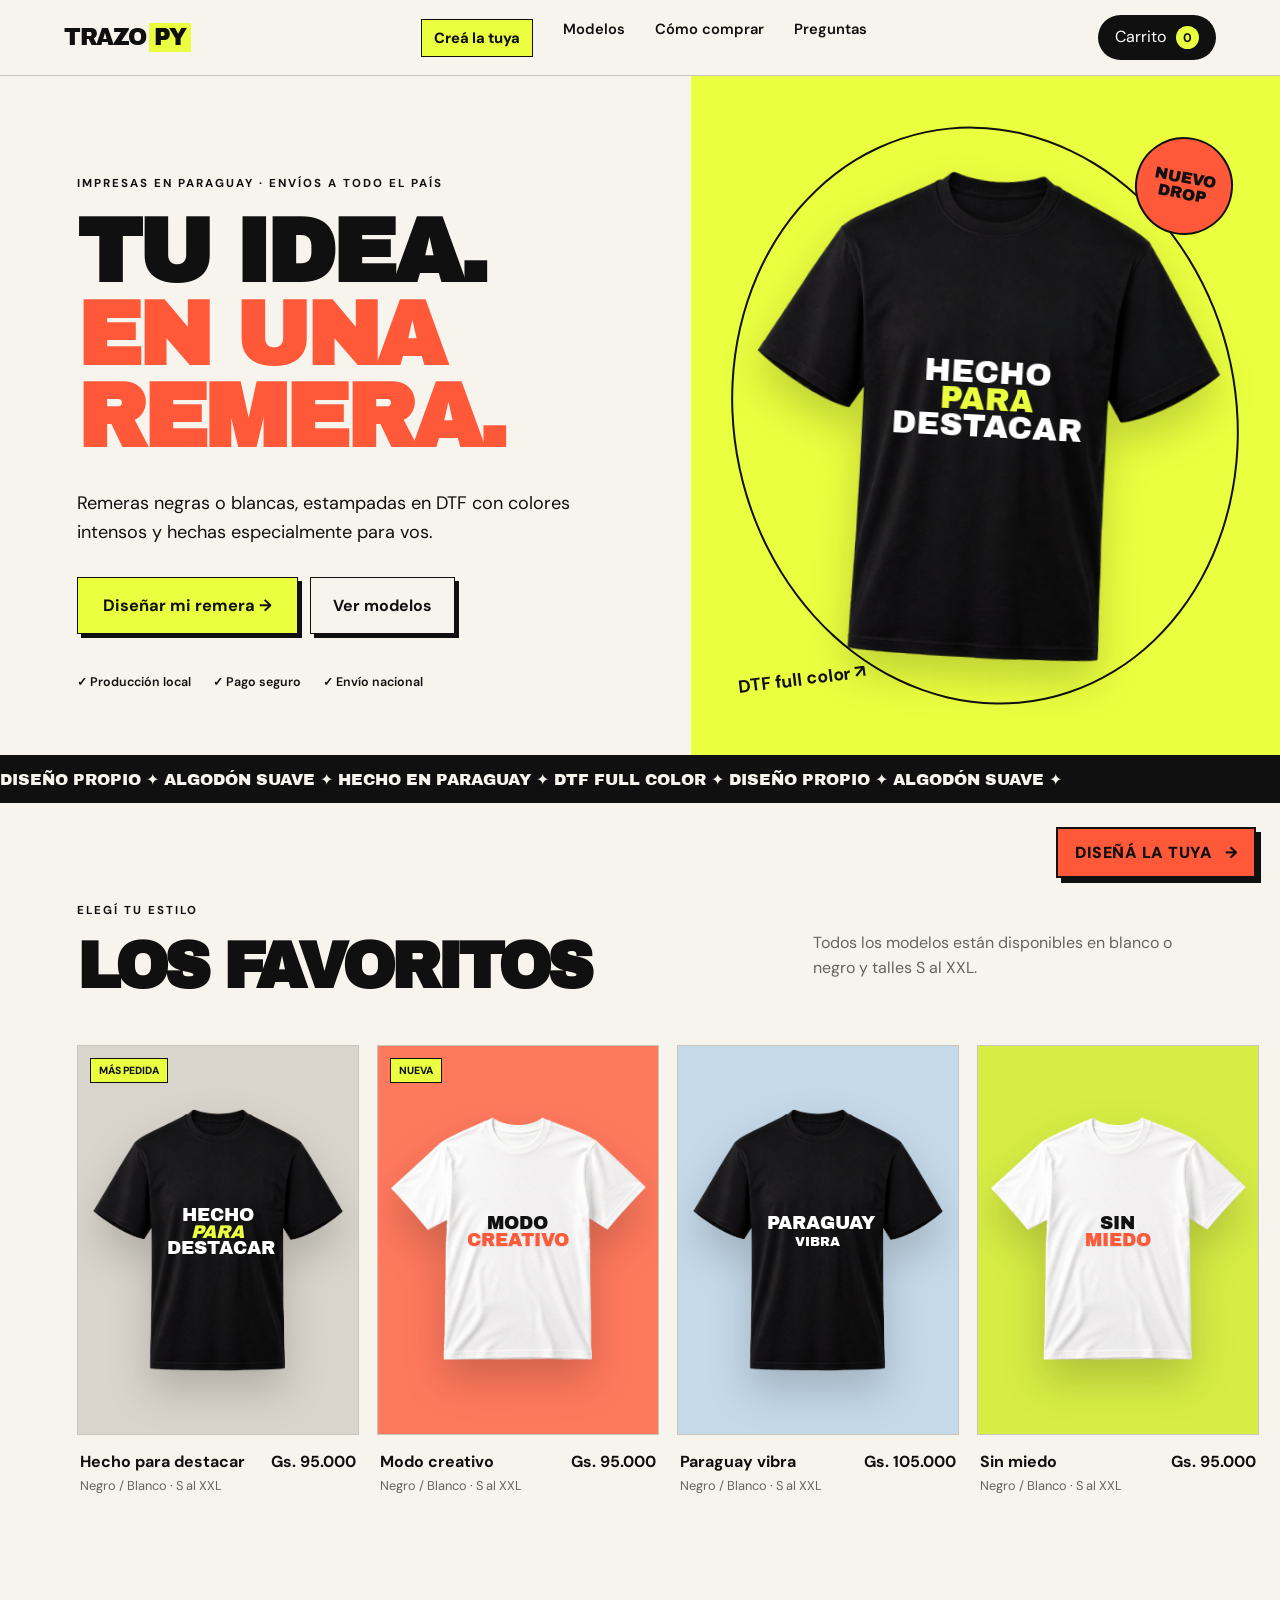
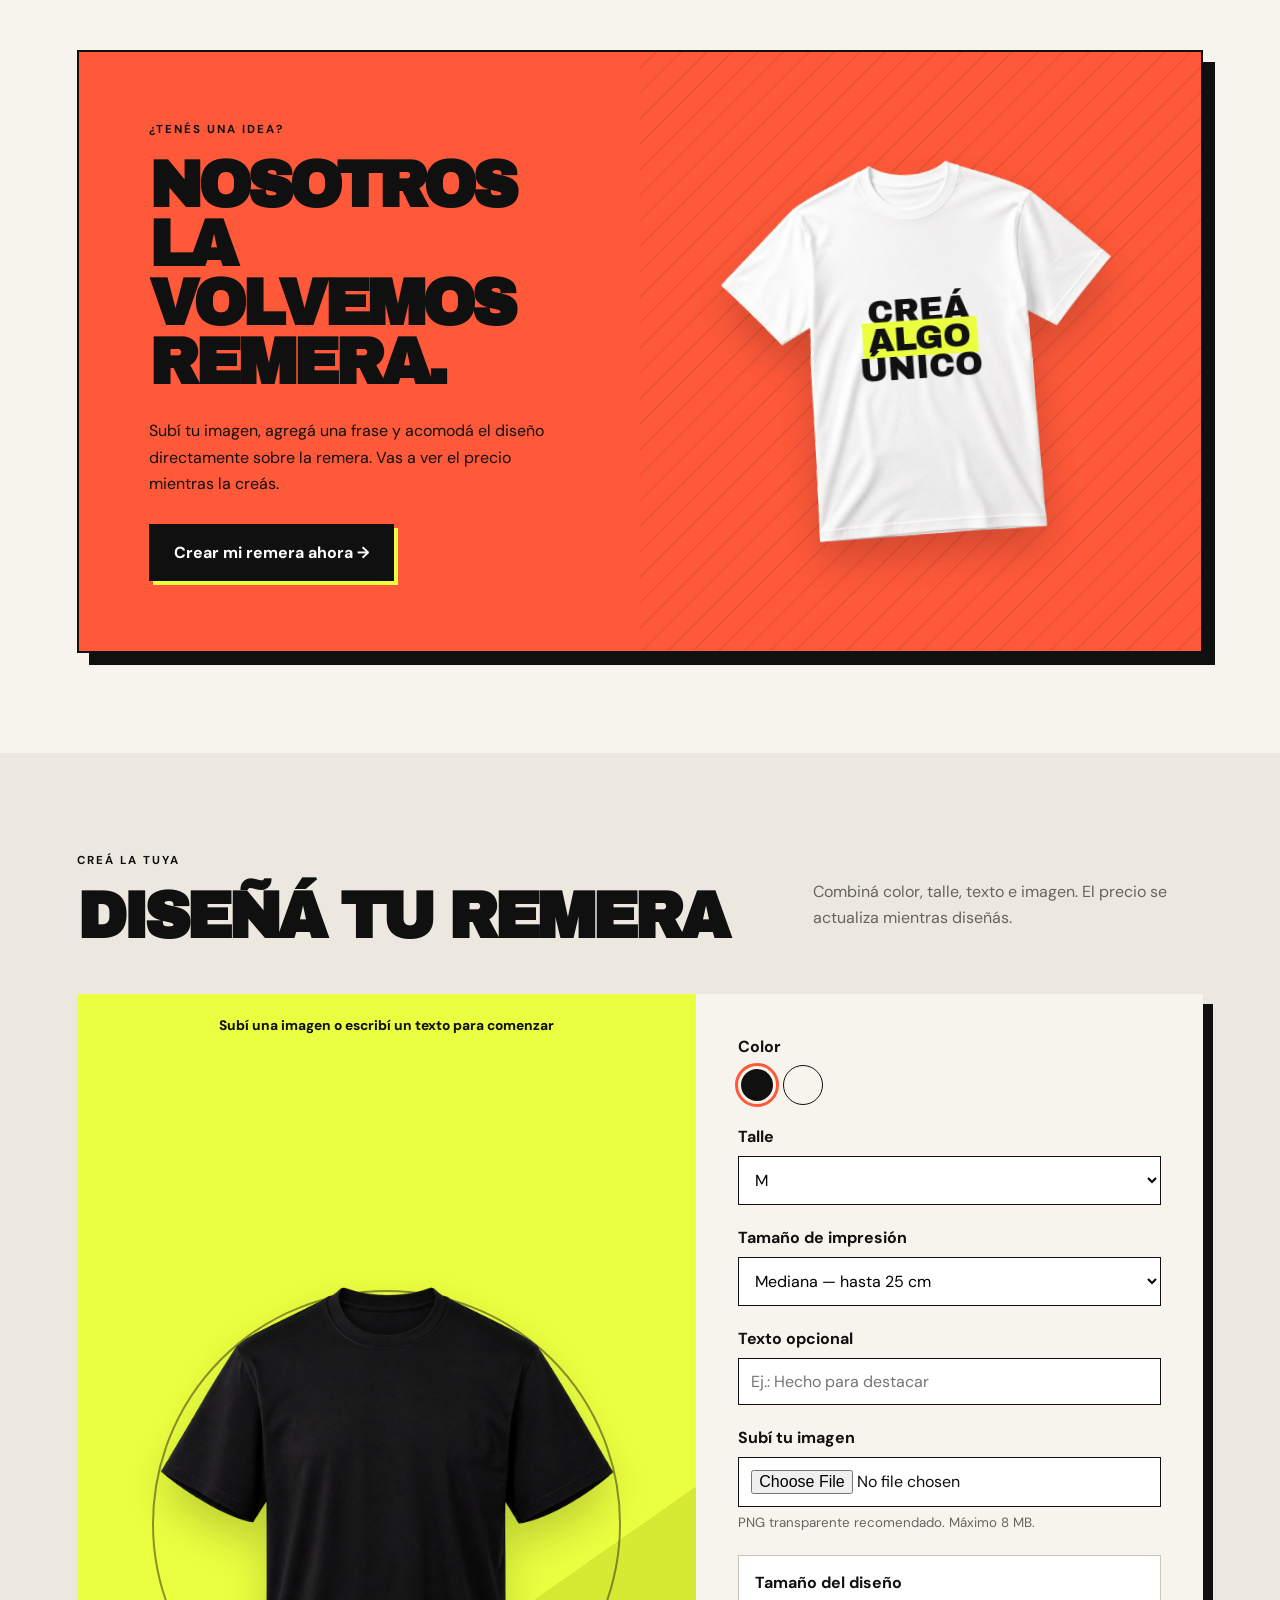
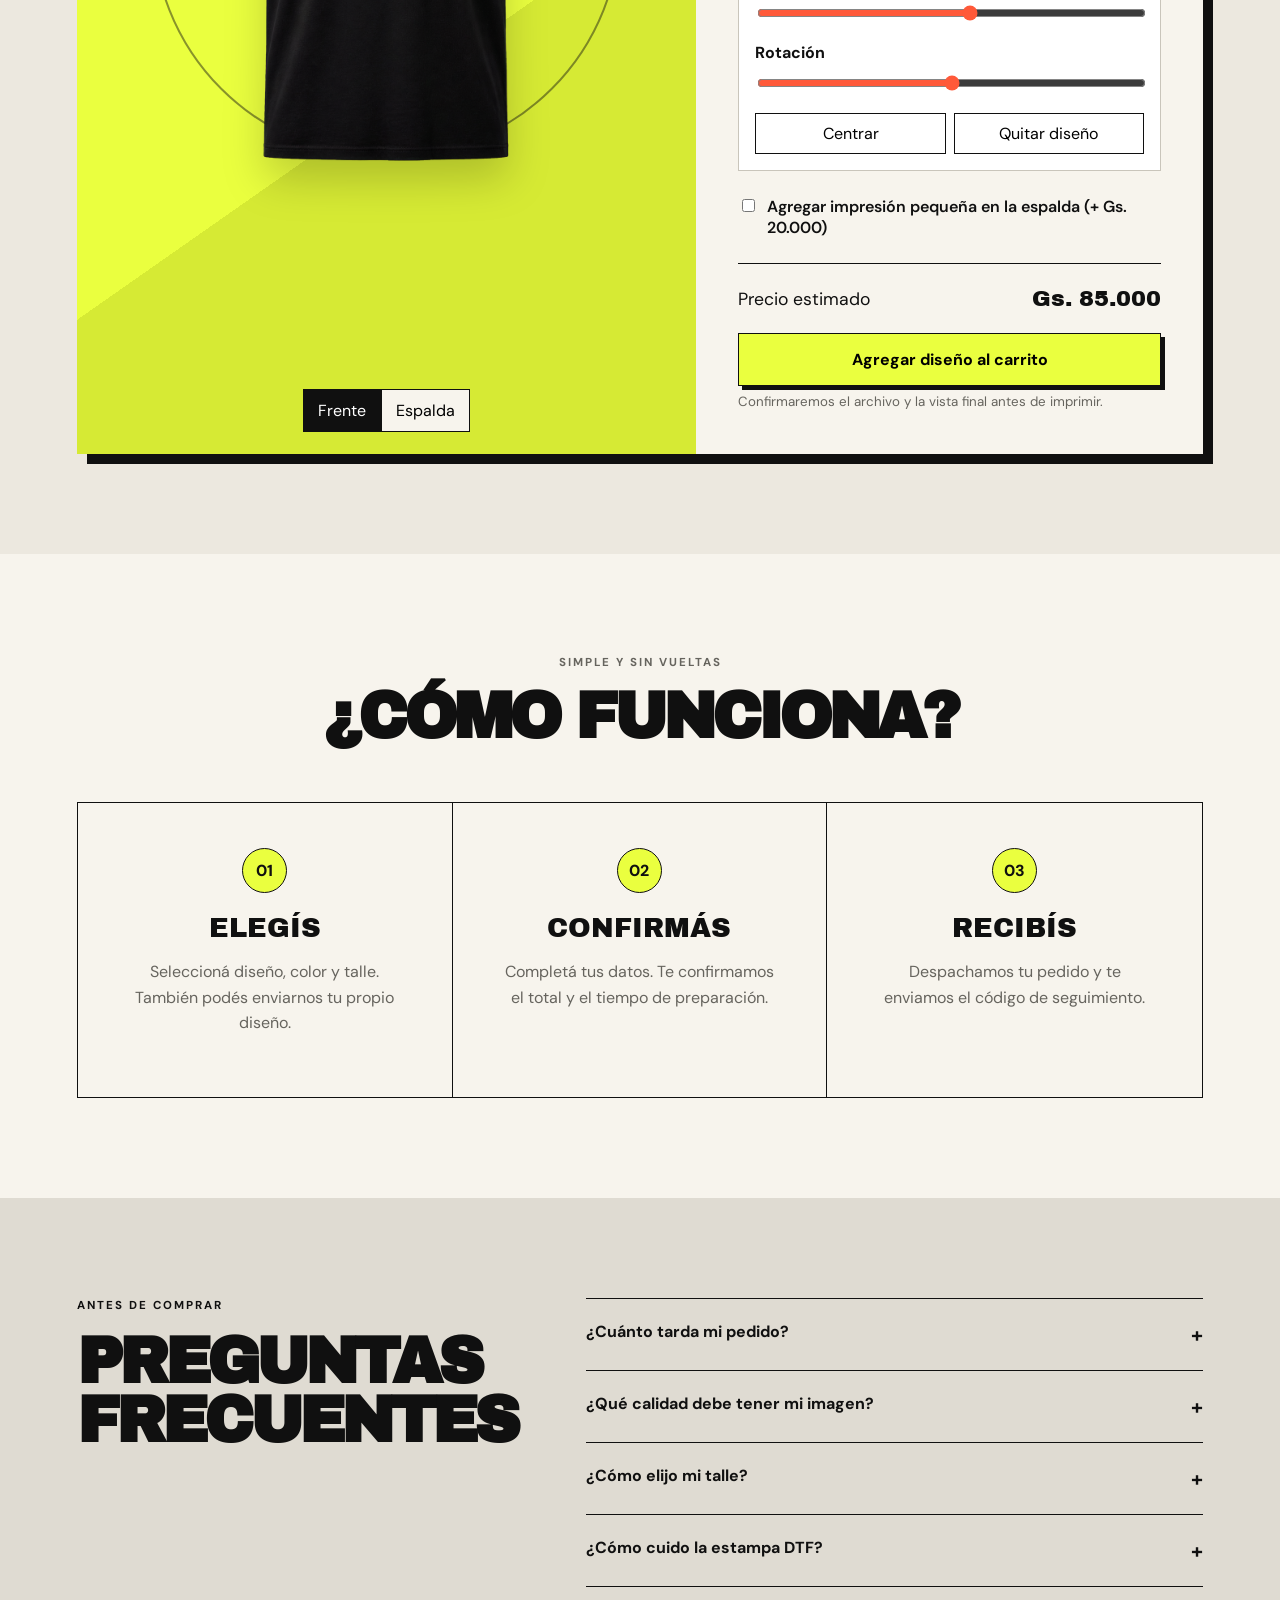
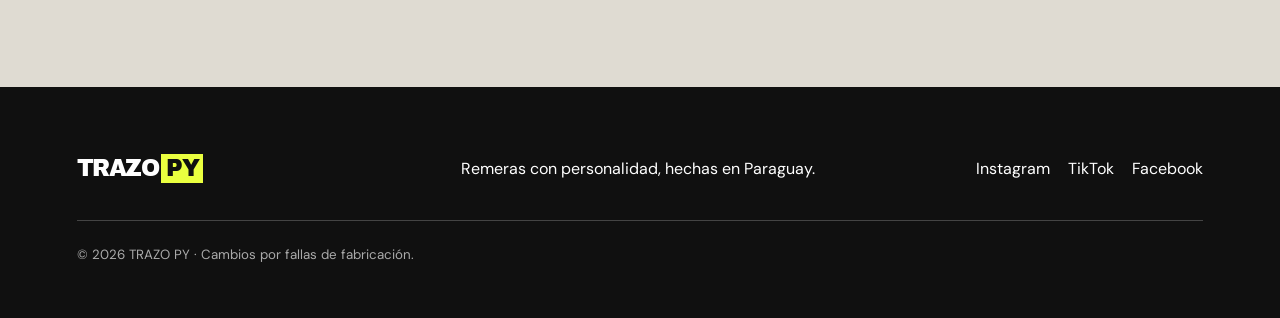
<file: index.html>
<!doctype html>
<html lang="es">
<head>
  <meta charset="UTF-8">
  <meta name="viewport" content="width=device-width, initial-scale=1.0">
  <meta name="description" content="Remeras personalizadas con impresión DTF y envíos a todo Paraguay.">
  <meta name="theme-color" content="#f3ff4f">
  <title>TRAZO PY — Remeras personalizadas</title>
  <link rel="preconnect" href="https://fonts.googleapis.com">
  <link rel="preconnect" href="https://fonts.gstatic.com" crossorigin>
  <link href="https://fonts.googleapis.com/css2?family=Archivo+Black&family=DM+Sans:wght@400;500;600;700&display=swap" rel="stylesheet">
  <link rel="stylesheet" href="styles.css">
  <link rel="stylesheet" href="payment.css">
  <link rel="stylesheet" href="enhancements.css">
</head>
<body>
  <header class="site-header">
    <a class="logo" href="#inicio" aria-label="TRAZO PY, inicio">TRAZO<span>PY</span></a>
    <nav aria-label="Navegación principal">
      <a class="nav-custom" href="#disenador">Creá la tuya</a>
      <a href="#modelos">Modelos</a>
      <a href="#como-funciona">Cómo comprar</a>
      <a href="#preguntas">Preguntas</a>
    </nav>
    <button class="cart-button" id="open-cart" type="button" aria-label="Abrir carrito">
      Carrito <span id="cart-count">0</span>
    </button>
  </header>

  <main>
    <section class="hero" id="inicio">
      <div class="hero-copy">
        <p class="eyebrow">Impresas en Paraguay · Envíos a todo el país</p>
        <h1>Tu idea.<br><em>En una remera.</em></h1>
        <p class="hero-text">Remeras negras o blancas, estampadas en DTF con colores intensos y hechas especialmente para vos.</p>
        <div class="hero-actions">
          <a class="button primary hero-custom-cta" href="#disenador">Diseñar mi remera →</a>
          <a class="button secondary" href="#modelos">Ver modelos</a>
        </div>
        <div class="trust-row" aria-label="Beneficios">
          <span>✓ Producción local</span><span>✓ Pago seguro</span><span>✓ Envío nacional</span>
        </div>
      </div>
      <div class="hero-art" aria-label="Remera negra estampada con la frase Hecho para destacar">
        <span class="burst">NUEVO<br>DROP</span>
        <div class="shirt shirt-black hero-shirt"><div class="print print-main">HECHO<br><i>PARA</i><br>DESTACAR</div></div>
        <p class="hand-note">DTF full color ↗</p>
      </div>
    </section>

    <div class="marquee" aria-hidden="true"><div>DISEÑO PROPIO ✦ ALGODÓN SUAVE ✦ HECHO EN PARAGUAY ✦ DTF FULL COLOR ✦ DISEÑO PROPIO ✦ ALGODÓN SUAVE ✦</div></div>

    <section class="products section" id="modelos">
      <div class="section-heading">
        <div><p class="eyebrow">Elegí tu estilo</p><h2>Los favoritos</h2></div>
        <p>Todos los modelos están disponibles en blanco o negro y talles S al XXL.</p>
      </div>
      <div class="product-grid" id="product-grid"></div>
    </section>

    <section class="custom section" id="personalizada">
      <div class="custom-card">
        <div>
          <p class="eyebrow">¿Tenés una idea?</p>
          <h2>Nosotros la<br>volvemos remera.</h2>
          <p>Subí tu imagen, agregá una frase y acomodá el diseño directamente sobre la remera. Vas a ver el precio mientras la creás.</p>
          <button class="button dark" id="custom-design" type="button">Crear mi remera ahora →</button>
        </div>
        <div class="custom-visual">
          <div class="shirt shirt-white custom-shirt"><div class="print print-custom"><span>CREÁ</span><br><i>ALGO</i><br>ÚNICO</div></div>
        </div>
      </div>
    </section>

    <section class="designer section" id="disenador">
      <div class="section-heading"><div><p class="eyebrow">Creá la tuya</p><h2>Diseñá tu remera</h2></div><p>Combiná color, talle, texto e imagen. El precio se actualiza mientras diseñás.</p></div>
      <div class="designer-layout">
        <div class="designer-preview">
          <p class="designer-hint" id="designer-hint">Subí una imagen o escribí un texto para comenzar</p>
          <div class="shirt shirt-black designer-shirt" id="designer-shirt"><div class="print-zone" id="print-zone"><div class="user-design size-medium" id="user-design" hidden><img id="design-image" alt="Vista previa del diseño" draggable="false" hidden><span id="design-text" hidden></span></div></div></div>
          <p class="drag-help">Arrastrá el diseño sobre la remera para ubicarlo</p>
          <div class="side-switch"><button type="button" class="choice active" data-side="Frente">Frente</button><button type="button" class="choice" data-side="Espalda">Espalda</button></div>
        </div>
        <form class="designer-controls" id="designer-form">
          <div class="designer-option"><label>Color</label><div class="choices"><button type="button" class="choice color-choice active" data-design-color="Negro" aria-label="Negro"></button><button type="button" class="choice color-choice" data-design-color="Blanco" aria-label="Blanco"></button></div></div>
          <div class="designer-option"><label for="design-size">Talle</label><select id="design-size" class="designer-select"><option>S</option><option selected>M</option><option>L</option><option>XL</option><option>XXL</option></select></div>
          <div class="designer-option"><label for="print-size">Tamaño de impresión</label><select id="print-size" class="designer-select"><option value="small">Pequeña — hasta 15 cm</option><option value="medium" selected>Mediana — hasta 25 cm</option><option value="large">Grande — hasta 35 cm</option></select></div>
          <div class="designer-option"><label for="custom-text">Texto opcional</label><input id="custom-text" maxlength="28" placeholder="Ej.: Hecho para destacar"></div>
          <div class="designer-option"><label for="custom-image">Subí tu imagen</label><input id="custom-image" type="file" accept="image/png,image/jpeg,image/webp"><small>PNG transparente recomendado. Máximo 8 MB.</small></div>
          <div class="designer-option position-controls">
            <label for="design-scale">Tamaño del diseño</label><input id="design-scale" type="range" min="45" max="145" value="100">
            <label for="design-rotation">Rotación</label><input id="design-rotation" type="range" min="-30" max="30" value="0">
            <div class="editor-actions"><button type="button" class="choice" id="center-design">Centrar</button><button type="button" class="choice" id="remove-design">Quitar diseño</button></div>
          </div>
          <label class="back-print"><input id="add-back" type="checkbox"> Agregar impresión pequeña en la espalda (+ Gs. 20.000)</label>
          <div class="designer-price"><span>Precio estimado</span><strong id="designer-total">Gs. 85.000</strong></div>
          <button class="button primary dialog-add" type="submit">Agregar diseño al carrito</button>
          <small>Confirmaremos el archivo y la vista final antes de imprimir.</small>
        </form>
      </div>
    </section>

    <section class="steps section" id="como-funciona">
      <p class="eyebrow">Simple y sin vueltas</p><h2>¿Cómo funciona?</h2>
      <div class="steps-grid">
        <article><span>01</span><h3>Elegís</h3><p>Seleccioná diseño, color y talle. También podés enviarnos tu propio diseño.</p></article>
        <article><span>02</span><h3>Confirmás</h3><p>Completá tus datos. Te confirmamos el total y el tiempo de preparación.</p></article>
        <article><span>03</span><h3>Recibís</h3><p>Despachamos tu pedido y te enviamos el código de seguimiento.</p></article>
      </div>
    </section>

    <section class="faq section" id="preguntas">
      <div><p class="eyebrow">Antes de comprar</p><h2>Preguntas<br>frecuentes</h2></div>
      <div class="accordion">
        <details><summary>¿Cuánto tarda mi pedido?</summary><p>La producción estimada es de 2 a 4 días hábiles. El envío se suma según tu ciudad.</p></details>
        <details><summary>¿Qué calidad debe tener mi imagen?</summary><p>Idealmente PNG con fondo transparente y buena resolución. Antes de imprimir revisamos el archivo con vos.</p></details>
        <details><summary>¿Cómo elijo mi talle?</summary><p>Medí una remera que te quede bien de axila a axila. Te enviamos la tabla exacta antes de confirmar.</p></details>
        <details><summary>¿Cómo cuido la estampa DTF?</summary><p>Lavá la prenda del revés con agua fría, sin blanqueador, y no planches directamente sobre el diseño.</p></details>
      </div>
    </section>
  </main>

  <footer>
    <a class="logo footer-logo" href="#inicio">TRAZO<span>PY</span></a>
    <p>Remeras con personalidad, hechas en Paraguay.</p>
    <div><a href="#">Instagram</a><a href="#">TikTok</a><a href="#">Facebook</a></div>
    <small>© <span id="year"></span> TRAZO PY · Cambios por fallas de fabricación.</small>
  </footer>

  <div class="overlay" id="overlay" hidden></div>
  <aside class="cart" id="cart" aria-label="Carrito de compras" aria-hidden="true">
    <div class="cart-header"><h2>Tu carrito</h2><button id="close-cart" aria-label="Cerrar carrito">×</button></div>
    <div class="cart-items" id="cart-items"></div>
    <div class="cart-empty" id="cart-empty"><span>☻</span><p>Tu carrito está esperando<br>una remera increíble.</p></div>
    <div class="cart-footer">
      <div class="cart-total"><span>Subtotal</span><strong id="cart-total">Gs. 0</strong></div>
      <small>El envío se calcula según tu ciudad.</small>
      <button class="button primary checkout" id="checkout" type="button">Pagar con Pagopar</button>
    </div>
  </aside>

  <dialog id="product-dialog">
    <button class="dialog-close" id="dialog-close" aria-label="Cerrar">×</button>
    <div id="dialog-content"></div>
  </dialog>
  <dialog id="checkout-dialog" class="checkout-dialog">
    <button class="dialog-close" id="checkout-close" aria-label="Cerrar">×</button>
    <form id="payment-form">
      <p class="eyebrow">Pago protegido por Pagopar</p>
      <h2>Datos para pagar</h2>
      <p class="form-intro">En el siguiente paso elegís tarjeta, QR u otro medio habilitado por Pagopar.</p>
      <div class="form-grid">
        <label class="full">Nombre y apellido<input name="name" autocomplete="name" required minlength="3"></label>
        <label>Email<input name="email" type="email" autocomplete="email" required></label>
        <label>Cédula<input name="document" inputmode="numeric" required pattern="[0-9.\-]{5,15}"></label>
        <label>Teléfono<input name="phone" type="tel" autocomplete="tel" required placeholder="0981 123 456"></label>
        <label>Ciudad<input name="city" autocomplete="address-level2" required></label>
        <label class="full">Dirección y referencia<input name="address" autocomplete="street-address" required></label>
      </div>
      <div class="payment-summary"><span>Productos</span><strong id="payment-subtotal">Gs. 0</strong><span>Envío nacional estimado</span><strong id="payment-shipping">Gs. 25.000</strong><span>Total a pagar</span><strong id="payment-total">Gs. 0</strong></div>
      <p class="shipping-note">La tarifa de envío es provisoria. Ajustala antes de publicar según tu transportadora.</p>
      <button class="button primary dialog-add" id="pay-button" type="submit">Continuar a Pagopar →</button>
      <p class="payment-error" id="payment-error" role="alert"></p>
    </form>
  </dialog>
  <div class="toast" id="toast" role="status"></div>
  <a class="floating-custom" href="#disenador" aria-label="Crear una remera personalizada">Diseñá la tuya <span>→</span></a>
  <script src="app.js"></script>
</body>
</html>
</file>
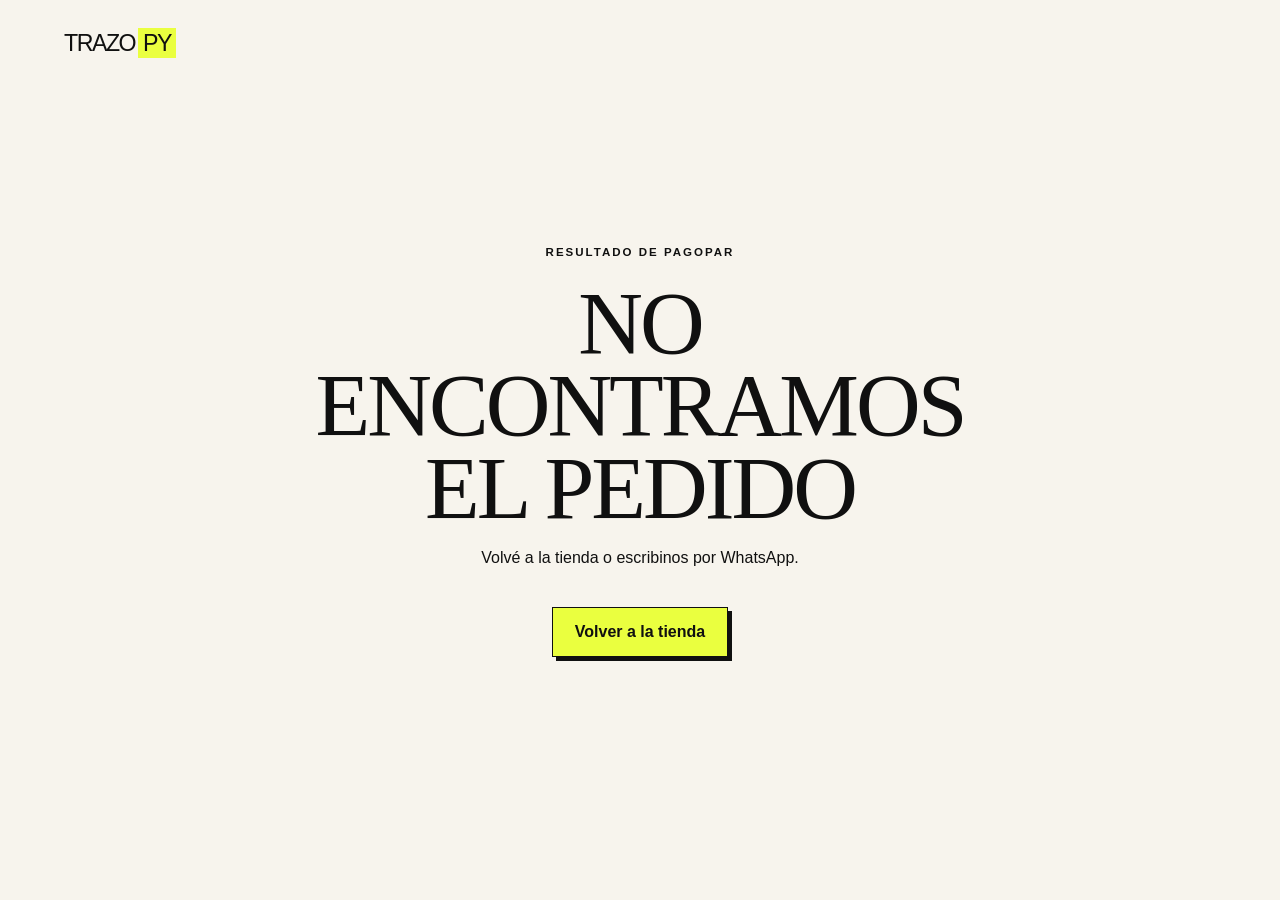
<file: pago.html>
<!doctype html>
<html lang="es"><head><meta charset="UTF-8"><meta name="viewport" content="width=device-width,initial-scale=1"><title>Estado del pago — TRAZO PY</title><link rel="stylesheet" href="styles.css"><link rel="stylesheet" href="payment.css"></head>
<body><main class="payment-result"><a class="logo" href="/">TRAZO<span>PY</span></a><section><p class="eyebrow">Resultado de Pagopar</p><h1 id="result-title">Consultando tu pago…</h1><div id="result-description"><p>Esperá un momento.</p></div><a class="button primary" href="/">Volver a la tienda</a></section></main>
<script>
async function check(){const p=new URLSearchParams(location.search),saved=JSON.parse(sessionStorage.getItem("last-pagopar-order")||"{}"),hash=p.get("hash")||p.get("hash_pedido")||saved.hash;if(!hash){show("No encontramos el pedido","Volvé a la tienda o escribinos por WhatsApp.");return}try{const r=await fetch("/.netlify/functions/payment-status?hash="+encodeURIComponent(hash)),d=await r.json();if(!r.ok)throw new Error(d.error);show(d.title,d.paid?"¡Gracias! Tu pago fue confirmado y prepararemos tu pedido.":d.cancelled?"El pedido fue cancelado. Podés volver a intentarlo.":"El pago todavía figura pendiente. Algunos medios pueden tardar unos minutos.")}catch(e){show("No pudimos verificar el pago",e.message)}}function show(t,d){document.querySelector("#result-title").textContent=t;document.querySelector("#result-description").innerHTML="<p>"+d+"</p>"}check();
</script></body></html>
</file>
<file: styles.css>
:root{--ink:#101010;--paper:#f7f4ed;--acid:#eaff3f;--orange:#ff5939;--line:#c9c5bb;--white:#fff;--muted:#66645e}*{box-sizing:border-box}html{scroll-behavior:smooth}body{margin:0;background:var(--paper);color:var(--ink);font-family:"DM Sans",sans-serif}button,a{font:inherit}a{color:inherit;text-decoration:none}.site-header{height:76px;display:flex;align-items:center;justify-content:space-between;padding:0 5vw;border-bottom:1px solid var(--line);position:sticky;top:0;background:rgba(247,244,237,.94);backdrop-filter:blur(12px);z-index:20}.logo{font-family:"Archivo Black",sans-serif;font-size:1.45rem;letter-spacing:-1.5px}.logo span{background:var(--acid);padding:2px 5px;margin-left:3px}.site-header nav{display:flex;gap:30px;font-weight:600;font-size:.92rem}.site-header nav a:hover{text-decoration:underline;text-underline-offset:5px}.cart-button{border:0;background:var(--ink);color:white;border-radius:99px;padding:11px 17px;cursor:pointer}.cart-button span{display:inline-grid;place-items:center;background:var(--acid);color:var(--ink);border-radius:50%;width:23px;height:23px;margin-left:6px;font-size:.78rem;font-weight:700}.hero{min-height:680px;display:grid;grid-template-columns:1.08fr .92fr;border-bottom:1px solid var(--ink)}.hero-copy{padding:85px 6vw 50px;display:flex;flex-direction:column;justify-content:center}.eyebrow{text-transform:uppercase;letter-spacing:2px;font-size:.72rem;font-weight:700;margin:0 0 20px}.hero h1,.section h2{font-family:"Archivo Black",sans-serif;text-transform:uppercase;letter-spacing:-4px;line-height:.92;margin:0}.hero h1{font-size:clamp(4rem,7vw,7.3rem)}.hero h1 em{font-style:normal;color:var(--orange)}.hero-text{font-size:1.13rem;line-height:1.6;max-width:560px;margin:30px 0}.hero-actions{display:flex;gap:12px;flex-wrap:wrap}.button{display:inline-flex;align-items:center;justify-content:center;border:1.5px solid var(--ink);padding:15px 22px;font-weight:700;cursor:pointer;transition:.18s;box-shadow:4px 4px 0 var(--ink)}.button:hover{transform:translate(2px,2px);box-shadow:2px 2px 0 var(--ink)}.button.primary{background:var(--acid)}.button.secondary{background:transparent}.button.dark{background:var(--ink);color:white;box-shadow:4px 4px 0 var(--acid)}.trust-row{display:flex;gap:22px;flex-wrap:wrap;margin-top:40px;font-size:.78rem;font-weight:600}.hero-art{background:var(--acid);position:relative;display:grid;place-items:center;overflow:hidden}.hero-art:before{content:"";position:absolute;width:85%;height:85%;border:2px solid var(--ink);border-radius:50%;transform:rotate(-12deg)}.shirt{position:relative;width:285px;height:330px;display:grid;place-items:center;filter:drop-shadow(12px 18px 0 rgba(0,0,0,.14));clip-path:polygon(17% 8%,33% 0,40% 7%,60% 7%,67% 0,83% 8%,100% 26%,85% 39%,78% 29%,78% 100%,22% 100%,22% 29%,15% 39%,0 26%)}.shirt-black{background:#171717;color:white}.shirt-white{background:#fff;color:#111}.hero-shirt{transform:rotate(6deg);width:min(55vw,360px);height:min(64vw,420px)}.print{text-align:center;font-family:"Archivo Black",sans-serif;line-height:.84;position:relative;top:12px}.print-main{font-size:2rem}.print-main i{color:var(--acid);font-style:normal}.burst{position:absolute;top:9%;right:8%;z-index:2;width:98px;height:98px;background:var(--orange);border:2px solid var(--ink);border-radius:50%;display:grid;place-items:center;text-align:center;font:1rem/1 "Archivo Black";transform:rotate(11deg)}.hand-note{position:absolute;bottom:7%;left:8%;font-weight:700;font-size:1.1rem;transform:rotate(-7deg)}.marquee{overflow:hidden;background:var(--ink);color:var(--paper);font-family:"Archivo Black";font-size:1rem;padding:14px 0;white-space:nowrap}.marquee div{width:max-content;animation:move 22s linear infinite}@keyframes move{to{transform:translateX(-50%)}}.section{padding:100px 6vw}.section-heading{display:flex;justify-content:space-between;align-items:end;margin-bottom:48px}.section h2{font-size:clamp(3rem,5vw,5.8rem)}.section-heading>p{max-width:390px;line-height:1.6;color:var(--muted)}.product-grid{display:grid;grid-template-columns:repeat(4,1fr);gap:18px}.product-card{cursor:pointer}.product-image{height:390px;display:grid;place-items:center;overflow:hidden;border:1px solid var(--line);position:relative}.product-card:nth-child(1) .product-image{background:#d9d5cc}.product-card:nth-child(2) .product-image{background:#ff795d}.product-card:nth-child(3) .product-image{background:#c5d9e9}.product-card:nth-child(4) .product-image{background:#d7ed45}.product-image .shirt{width:205px;height:240px;transition:.25s}.product-card:hover .shirt{transform:scale(1.04) rotate(-2deg)}.product-badge{position:absolute;top:12px;left:12px;background:var(--acid);border:1px solid var(--ink);padding:5px 8px;font-size:.65rem;font-weight:800}.mini-print{font:1.15rem/.88 "Archivo Black";text-align:center;max-width:120px}.product-info{padding:16px 3px;display:flex;justify-content:space-between;gap:10px}.product-info h3{margin:0 0 5px;font-size:1rem}.product-info p{margin:0;color:var(--muted);font-size:.8rem}.product-info strong{white-space:nowrap}.custom{padding-top:40px}.custom-card{background:var(--orange);min-height:530px;border:2px solid var(--ink);display:grid;grid-template-columns:1fr 1fr;overflow:hidden}.custom-card>div:first-child{padding:70px}.custom-card h2{font-size:clamp(3rem,5vw,5.4rem)}.custom-card p:not(.eyebrow){max-width:530px;line-height:1.65;margin:26px 0}.custom-visual{display:grid;place-items:center;background:repeating-linear-gradient(-45deg,transparent,transparent 16px,rgba(0,0,0,.07) 16px,rgba(0,0,0,.07) 18px)}.custom-shirt{transform:rotate(-7deg);width:310px;height:365px}.print-custom{font-size:2.1rem}.print-custom i{font-style:normal;background:var(--acid);color:#111;padding:0 6px}.steps{text-align:center}.steps>.eyebrow{margin-bottom:16px}.steps-grid{display:grid;grid-template-columns:repeat(3,1fr);margin-top:55px;border:1px solid var(--ink)}.steps article{padding:45px;border-right:1px solid var(--ink)}.steps article:last-child{border:0}.steps article span{display:inline-grid;place-items:center;width:45px;height:45px;border-radius:50%;background:var(--acid);border:1px solid;font-weight:800}.steps h3{font:1.7rem "Archivo Black";text-transform:uppercase;margin:20px 0 10px}.steps p{color:var(--muted);line-height:1.6}.faq{display:grid;grid-template-columns:.8fr 1.2fr;gap:70px;background:#dfdbd2}.accordion{border-top:1px solid var(--ink)}details{border-bottom:1px solid var(--ink);padding:22px 0}summary{font-weight:700;cursor:pointer;list-style:none;display:flex;justify-content:space-between}summary:after{content:"+";font-size:1.3rem}details[open] summary:after{content:"−"}details p{color:var(--muted);line-height:1.6;margin-bottom:0}footer{padding:55px 6vw;background:var(--ink);color:white;display:grid;grid-template-columns:1fr 1fr 1fr;gap:25px;align-items:center}.footer-logo span{color:var(--ink)}footer>div{display:flex;gap:18px;justify-content:flex-end}footer small{grid-column:1/-1;color:#aaa;border-top:1px solid #444;padding-top:25px}.overlay{position:fixed;inset:0;background:rgba(0,0,0,.48);z-index:30}.cart{position:fixed;right:0;top:0;height:100%;width:min(460px,100%);background:var(--paper);z-index:31;transform:translateX(102%);transition:.28s;display:flex;flex-direction:column;padding:25px}.cart.open{transform:none}.cart-header{display:flex;justify-content:space-between;align-items:center;border-bottom:1px solid var(--ink);padding-bottom:18px}.cart-header h2{font:1.7rem "Archivo Black";text-transform:uppercase;margin:0}.cart-header button,.dialog-close{border:0;background:transparent;font-size:2rem;cursor:pointer}.cart-items{overflow:auto}.cart-item{display:grid;grid-template-columns:64px 1fr auto;gap:13px;align-items:center;padding:16px 0;border-bottom:1px solid var(--line)}.cart-item-thumb{width:64px;height:70px;background:#ddd;display:grid;place-items:center}.cart-item-thumb .shirt{width:42px;height:49px;filter:none}.cart-item h4{margin:0 0 5px}.cart-item p{font-size:.78rem;color:var(--muted);margin:0}.remove-item{border:0;background:none;text-decoration:underline;cursor:pointer;font-size:.75rem}.cart-empty{margin:auto;text-align:center;color:var(--muted)}.cart-empty span{font-size:3rem}.cart-footer{border-top:1px solid var(--ink);padding-top:18px;margin-top:auto}.cart-total{display:flex;justify-content:space-between;font-size:1.15rem;margin-bottom:7px}.cart-footer small{color:var(--muted)}.checkout{width:100%;margin-top:18px}dialog{width:min(880px,92vw);padding:0;border:2px solid var(--ink);background:var(--paper);box-shadow:10px 10px 0 var(--ink)}dialog::backdrop{background:rgba(0,0,0,.55)}.dialog-close{position:absolute;right:15px;top:8px;z-index:2}.dialog-product{display:grid;grid-template-columns:1fr 1fr}.dialog-image{min-height:510px;background:#ddd;display:grid;place-items:center}.dialog-info{padding:55px 45px}.dialog-info h2{font:2.5rem/.95 "Archivo Black";text-transform:uppercase;margin:0 0 12px}.dialog-info .price{font-size:1.25rem;font-weight:700}.option-group{margin:28px 0}.option-group>label{display:block;font-weight:700;margin-bottom:10px}.choices{display:flex;gap:8px;flex-wrap:wrap}.choice{border:1px solid var(--ink);background:transparent;padding:10px 14px;cursor:pointer}.choice.active{background:var(--ink);color:white}.color-choice{width:38px;height:38px;border-radius:50%;padding:0;border:3px solid var(--paper);outline:1px solid var(--ink)}.color-choice[data-value="Negro"]{background:#111}.color-choice[data-value="Blanco"]{background:white}.color-choice.active{outline:3px solid var(--orange)}.dialog-add{width:100%}.toast{position:fixed;bottom:22px;left:50%;transform:translate(-50%,30px);background:var(--ink);color:white;padding:13px 20px;z-index:50;opacity:0;pointer-events:none;transition:.2s}.toast.show{opacity:1;transform:translate(-50%,0)}@media(max-width:900px){.site-header nav{display:none}.hero{grid-template-columns:1fr}.hero-copy{padding-top:60px}.hero-art{min-height:540px}.product-grid{grid-template-columns:repeat(2,1fr)}.custom-card{grid-template-columns:1fr}.custom-visual{min-height:450px}.steps-grid{grid-template-columns:1fr}.steps article{border-right:0;border-bottom:1px solid}.faq{grid-template-columns:1fr}footer{grid-template-columns:1fr}footer>div{justify-content:flex-start}.dialog-product{grid-template-columns:1fr}.dialog-image{min-height:350px}.dialog-image .shirt{width:210px;height:245px}}@media(max-width:560px){.site-header{padding:0 18px}.hero-copy,.section{padding-left:20px;padding-right:20px}.hero h1{font-size:3.55rem;letter-spacing:-3px}.hero-actions .button{width:100%}.trust-row{gap:10px 18px}.hero-art{min-height:430px}.section{padding-top:75px;padding-bottom:75px}.section-heading{display:block}.section-heading>p{margin-top:20px}.section h2{font-size:3.2rem;letter-spacing:-3px}.product-grid{grid-template-columns:1fr 1fr;gap:10px}.product-image{height:260px}.product-image .shirt{width:135px;height:158px}.product-info{display:block}.product-info strong{display:block;margin-top:8px}.custom-card>div:first-child{padding:45px 25px}.custom-shirt{width:250px;height:295px}.custom-visual{min-height:380px}.steps article{padding:35px 25px}.faq{gap:40px}.dialog-info{padding:40px 25px}.dialog-image{min-height:280px}footer{padding:45px 20px}}
</file>
<file: payment.css>
.checkout-dialog { max-width: 680px; padding: 45px; }
.checkout-dialog h2 { font: 2.5rem/.95 "Archivo Black"; text-transform: uppercase; margin: 0; }
.form-intro { color: var(--muted); line-height: 1.5; }
.form-grid { display: grid; grid-template-columns: 1fr 1fr; gap: 16px; margin: 25px 0; }
.form-grid label { font-size: .8rem; font-weight: 700; }
.form-grid label.full { grid-column: 1/-1; }
.form-grid input { display: block; width: 100%; margin-top: 7px; border: 1px solid var(--ink); background: white; padding: 12px; font: inherit; }
.payment-summary { display: grid; grid-template-columns: 1fr auto; gap: 9px; border-top: 1px solid var(--line); border-bottom: 1px solid var(--line); padding: 18px 0; margin-bottom: 10px; }
.shipping-note, .payment-error { font-size: .76rem; color: var(--muted); line-height: 1.4; }
.payment-error { color: #b42318; min-height: 1.2em; }
.button[disabled] { opacity: .55; cursor: wait; }
.payment-result { min-height: 100vh; display: grid; place-items: center; padding: 25px; }
.payment-result > .logo { position: absolute; top: 30px; left: 5vw; }
.payment-result section { max-width: 680px; text-align: center; }
.payment-result h1 { font: clamp(3rem,7vw,6rem)/.92 "Archivo Black"; text-transform: uppercase; letter-spacing: -3px; margin: 0; }
.payment-result section p { line-height: 1.6; }
.payment-result .button { margin-top: 20px; }
@media (max-width: 560px) { .checkout-dialog { padding: 35px 20px; } .form-grid { grid-template-columns: 1fr; } .form-grid label.full { grid-column: auto; } }
.designer-layout{display:grid;grid-template-columns:1.1fr .9fr;border:2px solid var(--ink)}.designer-preview{min-height:620px;background:var(--acid);display:grid;place-items:center;position:relative;overflow:hidden}.designer-preview:before{content:"";position:absolute;width:75%;aspect-ratio:1;border:2px solid;border-radius:50%}.designer-shirt{width:330px;height:390px;z-index:1;transition:.2s}.user-design{position:relative;top:15px;width:150px;height:150px;display:flex;flex-direction:column;align-items:center;justify-content:center;text-align:center;font:1.1rem/.95 "Archivo Black";overflow:hidden;padding:5px}.user-design img{max-width:100%;max-height:105px;object-fit:contain}.user-design.size-small{transform:scale(.65)}.user-design.size-large{transform:scale(1.25)}.side-switch{position:absolute;bottom:22px;z-index:2;display:flex}.side-switch .choice{background:var(--paper)}.side-switch .choice.active{background:var(--ink)}.designer-controls{padding:45px;background:var(--paper)}.designer-option{margin-bottom:22px}.designer-option>label{display:block;font-weight:700;margin-bottom:9px}.designer-select,.designer-option input{width:100%;border:1px solid var(--ink);background:white;padding:12px;font:inherit}.designer-option small,.designer-controls>small{display:block;color:var(--muted);line-height:1.4;margin-top:7px}.back-print{display:flex;gap:9px;align-items:start;margin:25px 0;font-weight:600}.designer-price{display:flex;justify-content:space-between;align-items:center;border-top:1px solid var(--ink);padding:22px 0;font-size:1.1rem}.designer-price strong{font:1.4rem "Archivo Black"}@media(max-width:850px){.designer-layout{grid-template-columns:1fr}.designer-preview{min-height:480px}.designer-shirt{width:260px;height:305px}}@media(max-width:560px){.designer-controls{padding:30px 20px}.designer-preview{min-height:400px}}
</file>
<file: enhancements.css>
.nav-custom{background:var(--acid);padding:8px 12px;border:1px solid var(--ink);font-weight:800}
html,body{overflow-x:hidden}
.hero-custom-cta{font-size:1.03rem;padding:17px 25px}

/* Mockups fotográficos reutilizables */
.shirt{clip-path:none;background-color:transparent;background-repeat:no-repeat;background-position:center;background-size:contain;filter:drop-shadow(0 20px 20px rgba(0,0,0,.18));isolation:isolate;aspect-ratio:1/1;height:auto!important}
.shirt-black{background-image:url("assets/shirt-black.png");color:white}
.shirt-white{background-image:url("assets/shirt-white.png");color:#111}
.hero-shirt{width:min(70vw,520px);transform:rotate(3deg)}
.product-image .shirt{width:280px}
.custom-shirt{width:min(82%,430px);transform:rotate(-4deg)}
.dialog-image .shirt{width:min(90%,430px)}
.cart-item-thumb .shirt{width:58px}
.mini-print,.print{position:absolute;z-index:2;left:50%;top:47%;transform:translate(-50%,-50%);width:36%;text-shadow:0 1px 1px rgba(0,0,0,.1)}

.custom-card{box-shadow:12px 12px 0 var(--ink)}
.custom-card .button{font-size:1rem;padding:17px 24px}

.floating-custom{position:fixed;right:24px;bottom:22px;z-index:18;background:var(--orange);color:var(--ink);border:2px solid var(--ink);box-shadow:5px 5px 0 var(--ink);padding:13px 17px;font-weight:900;text-transform:uppercase;letter-spacing:.5px;transition:.2s}
.floating-custom:hover{transform:translate(2px,2px);box-shadow:3px 3px 0 var(--ink)}
.floating-custom span{margin-left:8px}
.floating-custom.is-hidden{opacity:0;transform:translateY(20px);pointer-events:none}

@media(max-width:900px){.hero-shirt{width:min(92vw,470px)}.product-image .shirt{width:230px}.floating-custom{right:16px;bottom:16px;font-size:.78rem}.nav-custom{display:none}}
@media(max-width:560px){.product-image .shirt{width:180px}.custom-card{box-shadow:7px 7px 0 var(--ink)}.hero-art{min-height:480px}}

/* Editor de personalización */
.designer{background:#ece8df}
.designer-layout{border:0;box-shadow:10px 10px 0 var(--ink)}
.designer-preview{min-height:700px;background:linear-gradient(145deg,#eaff3f 0 62%,#d6ea34 62%);user-select:none;touch-action:none}
.designer-preview:before{opacity:.45}
.designer-shirt{width:min(82%,520px);z-index:1;transition:background-image .2s}
.print-zone{position:absolute;left:34%;top:27%;width:32%;height:52%;z-index:3;overflow:hidden;touch-action:none}
.user-design{position:absolute;left:50%;top:42%;width:78%;height:auto;min-height:55px;display:flex;flex-direction:column;align-items:center;justify-content:center;padding:0;overflow:visible;cursor:grab;transform:translate(-50%,-50%);transform-origin:center;touch-action:none;color:inherit;text-shadow:0 1px 1px rgba(0,0,0,.25)}
.user-design:active{cursor:grabbing}
.user-design img{display:block;max-width:100%;max-height:190px;object-fit:contain;pointer-events:none;filter:drop-shadow(0 1px 1px rgba(0,0,0,.12))}
.user-design span{font:clamp(.75rem,2.2vw,1.35rem)/.95 "Archivo Black";max-width:100%;overflow-wrap:anywhere;text-align:center;pointer-events:none}
.user-design[hidden],.user-design img[hidden],.user-design span[hidden]{display:none!important}
.designer-hint{position:absolute;top:22px;left:50%;transform:translateX(-50%);z-index:4;margin:0;width:90%;text-align:center;font-weight:800;font-size:.86rem}
.drag-help{position:absolute;bottom:78px;z-index:4;background:rgba(247,244,237,.9);border:1px solid var(--ink);padding:7px 11px;margin:0;font-size:.74rem;font-weight:700;opacity:0;transition:.2s}
.designer-preview.has-design .drag-help{opacity:1}
.position-controls{border:1px solid var(--line);background:white;padding:16px}
.position-controls>label:not(:first-child){margin-top:15px}
.position-controls input[type="range"]{padding:0;accent-color:var(--orange)}
.editor-actions{display:flex;gap:8px;margin-top:16px}.editor-actions .choice{flex:1;padding:9px}
.designer-controls{padding:42px}

@media(max-width:850px){.designer-preview{min-height:560px}.designer-shirt{width:min(86%,430px)}.print-zone{left:34%;top:27%;width:32%;height:52%}}
@media(max-width:560px){.designer-preview{min-height:470px}.designer-shirt{width:min(98%,390px)}.designer-hint{top:14px}.drag-help{bottom:68px}.designer-controls{padding:28px 18px}.editor-actions{flex-direction:column}}
</file>
